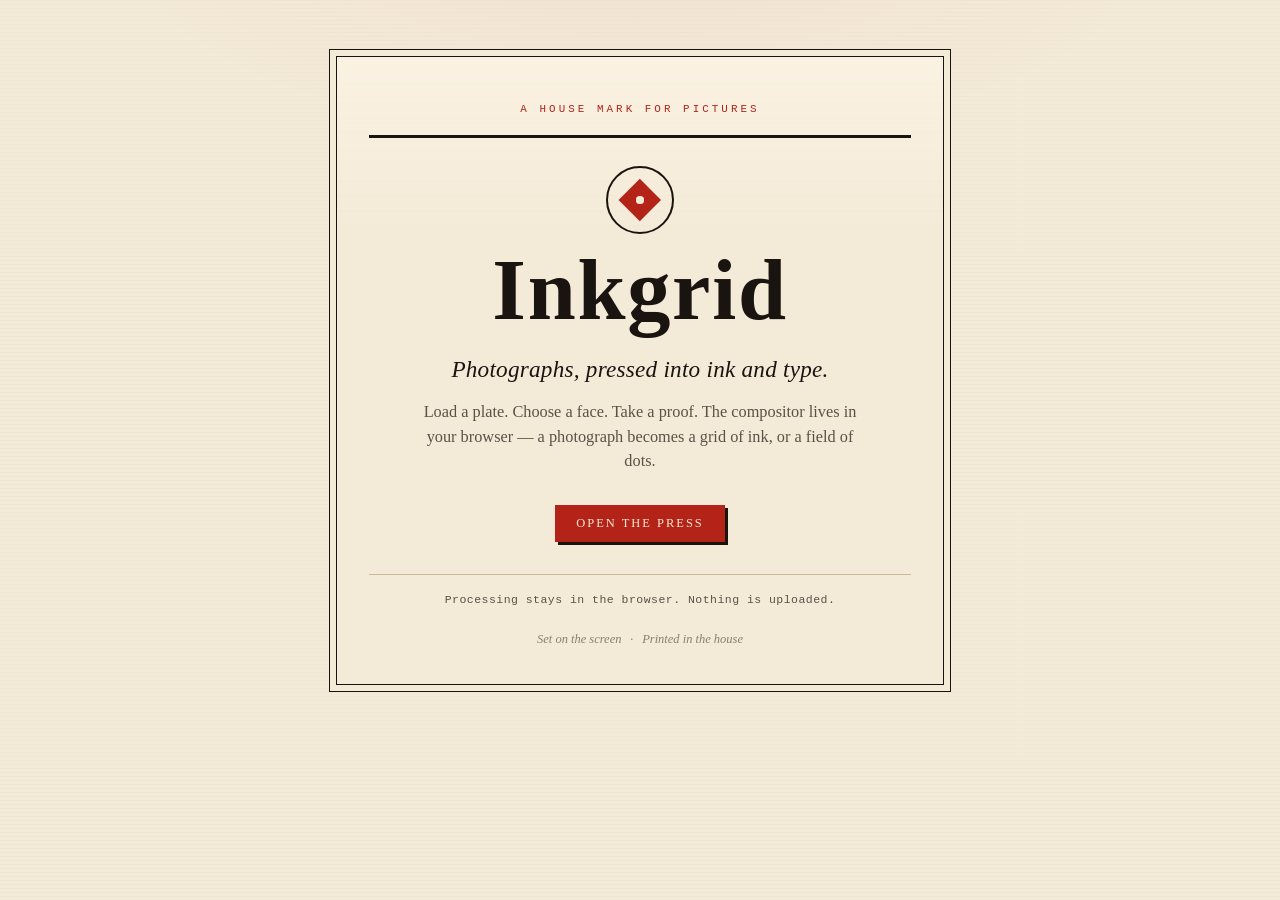
<file: index.html>
<!DOCTYPE html>
<html lang="en">
<head>
  <meta charset="utf-8">
  <meta name="viewport" content="width=device-width, initial-scale=1">
  <title>Inkgrid — Photographs, pressed into ink and type</title>
  <meta name="description" content="Inkgrid turns photographs into ink and type in the browser. A compositor for pictures.">
  <link rel="icon" href="data:image/svg+xml,%3Csvg xmlns='http://www.w3.org/2000/svg' viewBox='0 0 32 32'%3E%3Crect fill='%23f4ead8' width='32' height='32'/%3E%3Ccircle cx='16' cy='16' r='11' fill='none' stroke='%231a1410' stroke-width='1.6'/%3E%3Cpath fill='%23b42318' d='M16 7 L23 16 L16 25 L9 16 Z'/%3E%3C/svg%3E">
  <link rel="stylesheet" href="styles.css">
</head>
<body class="page-home">
  <div class="sheet">
    <p class="eyebrow">A house mark for pictures</p>
    <hr class="rule">
    <header class="home-head">
      <div class="printers-mark" aria-hidden="true">
        <span class="mark-ring"></span>
        <span class="mark-diamond"></span>
        <span class="mark-dot"></span>
      </div>
      <h1 class="wordmark-hero">Inkgrid</h1>
    </header>
    <p class="lede">Photographs, pressed into ink and type.</p>
    <p class="standfirst">Load a plate. Choose a face. Take a proof. The compositor lives in your browser — a photograph becomes a grid of ink, or a field of dots.</p>
    <p class="cta-wrap">
      <a class="cta" href="editor.html">Open the press</a>
    </p>
    <hr class="rule rule-light">
    <p class="privacy">Processing stays in the browser. Nothing is uploaded.</p>
    <footer class="colophon">
      <span>Set on the screen</span>
      <span class="colophon-sep" aria-hidden="true">·</span>
      <span>Printed in the house</span>
    </footer>
  </div>
</body>
</html>
</file>
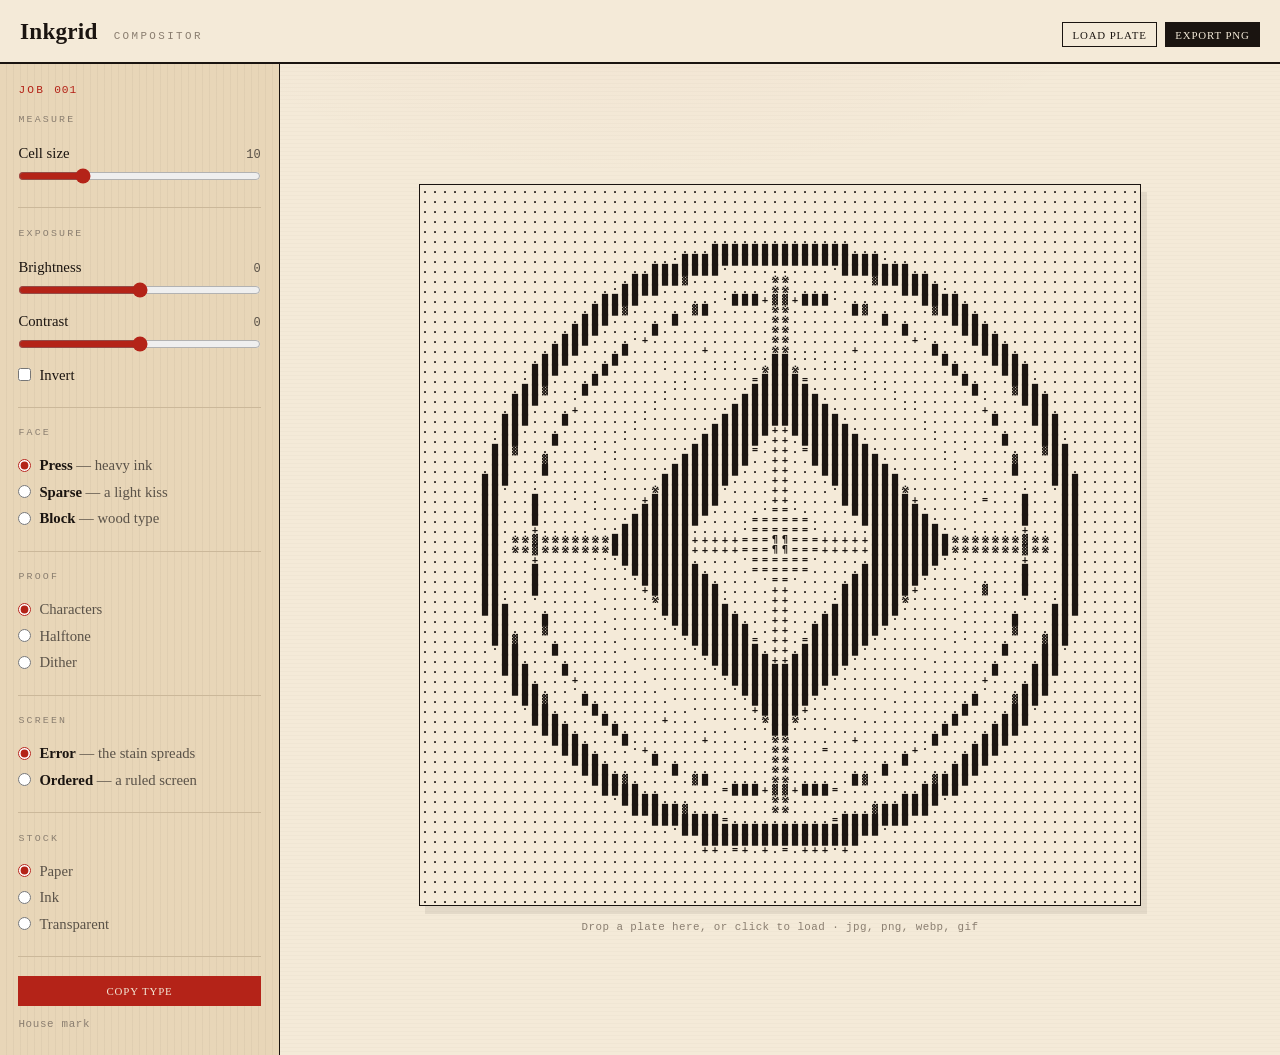
<file: editor.html>
<!DOCTYPE html>
<html lang="en">
<head>
  <meta charset="utf-8">
  <meta name="viewport" content="width=device-width, initial-scale=1">
  <title>Press — Inkgrid</title>
  <meta name="description" content="Inkgrid compositor: press a photograph into characters or a halftone.">
  <link rel="icon" href="data:image/svg+xml,%3Csvg xmlns='http://www.w3.org/2000/svg' viewBox='0 0 32 32'%3E%3Crect fill='%23f4ead8' width='32' height='32'/%3E%3Ccircle cx='16' cy='16' r='11' fill='none' stroke='%231a1410' stroke-width='1.6'/%3E%3Cpath fill='%23b42318' d='M16 7 L23 16 L16 25 L9 16 Z'/%3E%3C/svg%3E">
  <link rel="stylesheet" href="styles.css">
</head>
<body class="page-editor">
  <header class="mast">
    <a class="wordmark" href="index.html">Inkgrid</a>
    <p class="mast-note">Compositor</p>
    <div class="mast-actions">
      <button type="button" class="btn btn-ghost" id="loadBtn">Load plate</button>
      <input type="file" id="file" accept="image/jpeg,image/png,image/webp,image/gif" hidden>
      <button type="button" class="btn btn-ink" id="exportBtn">Export PNG</button>
    </div>
  </header>

  <div class="editor">
    <aside class="ticket" aria-label="Job ticket">
      <p class="ticket-no">Job <span>001</span></p>

      <fieldset>
        <legend>Measure</legend>
        <label class="slider-label" for="cellSize">
          <span>Cell size</span>
          <output id="cellOut" for="cellSize">10</output>
        </label>
        <input type="range" id="cellSize" min="4" max="28" step="1" value="10">
      </fieldset>

      <fieldset>
        <legend>Exposure</legend>
        <label class="slider-label" for="brightness">
          <span>Brightness</span>
          <output id="brightOut" for="brightness">0</output>
        </label>
        <input type="range" id="brightness" min="-80" max="80" step="1" value="0">
        <label class="slider-label" for="contrast">
          <span>Contrast</span>
          <output id="contrastOut" for="contrast">0</output>
        </label>
        <input type="range" id="contrast" min="-80" max="80" step="1" value="0">
        <label class="check">
          <input type="checkbox" id="invert">
          <span>Invert</span>
        </label>
      </fieldset>

      <fieldset>
        <legend>Face</legend>
        <label class="choice">
          <input type="radio" name="ramp" value="press" checked>
          <span><strong>Press</strong> — heavy ink</span>
        </label>
        <label class="choice">
          <input type="radio" name="ramp" value="sparse">
          <span><strong>Sparse</strong> — a light kiss</span>
        </label>
        <label class="choice">
          <input type="radio" name="ramp" value="block">
          <span><strong>Block</strong> — wood type</span>
        </label>
      </fieldset>

      <fieldset>
        <legend>Proof</legend>
        <label class="choice">
          <input type="radio" name="mode" value="characters" checked>
          <span>Characters</span>
        </label>
        <label class="choice">
          <input type="radio" name="mode" value="halftone">
          <span>Halftone</span>
        </label>
        <label class="choice">
          <input type="radio" name="mode" value="dither">
          <span>Dither</span>
        </label>
      </fieldset>

      <fieldset id="screenFields">
        <legend>Screen</legend>
        <label class="choice">
          <input type="radio" name="screen" value="error" checked>
          <span><strong>Error</strong> — the stain spreads</span>
        </label>
        <label class="choice">
          <input type="radio" name="screen" value="ordered">
          <span><strong>Ordered</strong> — a ruled screen</span>
        </label>
      </fieldset>

      <fieldset>
        <legend>Stock</legend>
        <label class="choice">
          <input type="radio" name="ground" value="paper" checked>
          <span>Paper</span>
        </label>
        <label class="choice">
          <input type="radio" name="ground" value="ink">
          <span>Ink</span>
        </label>
        <label class="choice">
          <input type="radio" name="ground" value="transparent">
          <span>Transparent</span>
        </label>
      </fieldset>

      <div class="ticket-foot">
        <button type="button" class="btn btn-stamp" id="copyBtn">Copy type</button>
        <p class="ticket-status" id="status">House mark</p>
      </div>
    </aside>

    <main class="stage" id="stage" tabindex="0">
      <div class="stage-frame">
        <canvas id="preview" width="720" height="720" aria-label="Live proof"></canvas>
      </div>
      <p class="drop-hint" id="hint">Drop a plate here, or click to load · jpg, png, webp, gif</p>
    </main>
  </div>

  <script src="editor.js"></script>
</body>
</html>
</file>
<file: styles.css>
/* Inkgrid — letterpress shop, not a SaaS dashboard */

:root {
  --paper: #f4ead8;
  --paper-deep: #e8d6b8;
  --paper-edge: #d8c4a4;
  --ink: #1a1410;
  --ink-soft: #5a5248;
  --ink-faint: #8a7e70;
  --stamp: #b42318;
  --stamp-deep: #8e1a12;
  --rule: #cbb89a;
  --display: "Iowan Old Style", "Palatino Linotype", Palatino, "Book Antiqua", Georgia, serif;
  --mono: ui-monospace, Menlo, "SF Mono", Consolas, "Liberation Mono", monospace;
}

*,
*::before,
*::after {
  box-sizing: border-box;
}

html,
body {
  margin: 0;
  min-height: 100%;
}

body {
  color: var(--ink);
  font-family: var(--display);
  background-color: var(--paper);
  background-image:
    radial-gradient(ellipse 80% 50% at 50% -10%, rgba(180, 35, 24, 0.045), transparent 55%),
    repeating-linear-gradient(
      0deg,
      transparent,
      transparent 3px,
      rgba(26, 20, 16, 0.018) 3px,
      rgba(26, 20, 16, 0.018) 4px
    );
  line-height: 1.5;
}

a {
  color: inherit;
}

button,
input {
  font: inherit;
}

/* —— Landing —— */

.page-home {
  display: flex;
  align-items: center;
  justify-content: center;
  padding: 3.5rem 1.25rem 4rem;
}

.sheet {
  width: min(38rem, 100%);
  text-align: center;
  padding: 2.75rem 2rem 2.25rem;
  border: 1px solid var(--ink);
  box-shadow:
    0 0 0 6px var(--paper),
    0 0 0 7px var(--ink);
  background:
    linear-gradient(180deg, rgba(255, 248, 234, 0.55), transparent 28%),
    var(--paper);
}

.eyebrow {
  margin: 0 0 1.1rem;
  font-family: var(--mono);
  font-size: 0.68rem;
  letter-spacing: 0.28em;
  text-transform: uppercase;
  color: var(--stamp);
}

.rule {
  border: 0;
  height: 0;
  border-top: 2px solid var(--ink);
  border-bottom: 1px solid var(--ink);
  margin: 0 auto 1.75rem;
  width: 100%;
}

.rule-light {
  border-top: 1px solid var(--rule);
  border-bottom: 0;
  margin: 2rem auto 1rem;
}

.home-head {
  display: flex;
  flex-direction: column;
  align-items: center;
  gap: 1.15rem;
}

.printers-mark {
  position: relative;
  width: 4.25rem;
  height: 4.25rem;
}

.mark-ring,
.mark-diamond,
.mark-dot {
  position: absolute;
  inset: 0;
  margin: auto;
}

.mark-ring {
  width: 4.25rem;
  height: 4.25rem;
  border: 2px solid var(--ink);
  border-radius: 50%;
}

.mark-diamond {
  width: 1.85rem;
  height: 1.85rem;
  background: var(--stamp);
  transform: rotate(45deg);
}

.mark-dot {
  width: 0.45rem;
  height: 0.45rem;
  background: var(--paper);
  border-radius: 50%;
}

.wordmark-hero {
  margin: 0;
  font-size: clamp(3.4rem, 12vw, 5.4rem);
  font-weight: 600;
  letter-spacing: 0.02em;
  line-height: 0.9;
}

.lede {
  margin: 1.35rem 0 0;
  font-size: clamp(1.2rem, 3vw, 1.45rem);
  font-style: italic;
  letter-spacing: 0.01em;
}

.standfirst {
  margin: 0.85rem auto 0;
  max-width: 28rem;
  color: var(--ink-soft);
  font-size: 1.02rem;
}

.cta-wrap {
  margin: 2rem 0 0;
}

.cta {
  display: inline-block;
  padding: 0.72em 1.7em 0.68em;
  background: var(--stamp);
  color: var(--paper);
  text-decoration: none;
  letter-spacing: 0.16em;
  text-transform: uppercase;
  font-size: 0.78rem;
  box-shadow: 3px 3px 0 var(--ink);
}

.cta:hover,
.cta:focus-visible {
  background: var(--stamp-deep);
  transform: translate(1px, 1px);
  box-shadow: 2px 2px 0 var(--ink);
  outline: none;
}

.privacy {
  margin: 0;
  font-family: var(--mono);
  font-size: 0.72rem;
  letter-spacing: 0.04em;
  color: var(--ink-soft);
}

.colophon {
  margin: 1.35rem 0 0;
  display: flex;
  justify-content: center;
  gap: 0.55rem;
  font-size: 0.78rem;
  font-style: italic;
  color: var(--ink-faint);
}

.colophon-sep {
  font-style: normal;
}

/* —— Editor chrome —— */

.page-editor {
  min-height: 100vh;
  display: flex;
  flex-direction: column;
}

.mast {
  display: flex;
  align-items: baseline;
  gap: 1rem;
  padding: 0.85rem 1.25rem;
  border-bottom: 2px solid var(--ink);
  background: var(--paper);
}

.wordmark {
  font-size: 1.45rem;
  font-weight: 600;
  text-decoration: none;
  letter-spacing: 0.01em;
}

.wordmark:hover,
.wordmark:focus-visible {
  color: var(--stamp);
  outline: none;
}

.mast-note {
  margin: 0;
  flex: 1;
  font-family: var(--mono);
  font-size: 0.68rem;
  letter-spacing: 0.22em;
  text-transform: uppercase;
  color: var(--ink-faint);
}

.mast-actions {
  display: flex;
  gap: 0.5rem;
}

.btn {
  appearance: none;
  border: 1px solid var(--ink);
  background: transparent;
  color: var(--ink);
  padding: 0.38em 0.85em;
  cursor: pointer;
  letter-spacing: 0.08em;
  text-transform: uppercase;
  font-size: 0.68rem;
  line-height: 1.3;
}

.btn:hover,
.btn:focus-visible {
  background: var(--ink);
  color: var(--paper);
  outline: none;
}

.btn:disabled {
  opacity: 0.4;
  cursor: not-allowed;
}

.btn:disabled:hover {
  background: transparent;
  color: var(--ink);
}

.btn-ink {
  background: var(--ink);
  color: var(--paper);
}

.btn-ink:hover,
.btn-ink:focus-visible {
  background: var(--stamp);
  border-color: var(--stamp);
}

.btn-stamp {
  width: 100%;
  background: var(--stamp);
  border-color: var(--stamp);
  color: var(--paper);
  padding: 0.65em 0.85em;
}

.btn-stamp:hover,
.btn-stamp:focus-visible {
  background: var(--stamp-deep);
  border-color: var(--stamp-deep);
  color: var(--paper);
}

.btn-ghost {
  background: var(--paper);
}

/* —— Ticket + stage —— */

.editor {
  display: grid;
  grid-template-columns: 17.5rem 1fr;
  flex: 1;
  min-height: 0;
}

.ticket {
  border-right: 1px solid var(--ink);
  padding: 1.1rem 1.15rem 1.4rem;
  background:
    repeating-linear-gradient(
      90deg,
      transparent,
      transparent 6px,
      rgba(26, 20, 16, 0.04) 6px,
      rgba(26, 20, 16, 0.04) 7px
    ),
    var(--paper-deep);
  overflow: auto;
}

.ticket-no {
  margin: 0 0 0.9rem;
  font-family: var(--mono);
  font-size: 0.7rem;
  letter-spacing: 0.2em;
  text-transform: uppercase;
  color: var(--stamp);
}

.ticket-no span {
  letter-spacing: 0.08em;
}

fieldset {
  border: 0;
  margin: 0 0 1.15rem;
  padding: 0 0 1.05rem;
  border-bottom: 1px solid var(--rule);
}

legend {
  padding: 0;
  margin: 0 0 0.55rem;
  font-family: var(--mono);
  font-size: 0.62rem;
  letter-spacing: 0.22em;
  text-transform: uppercase;
  color: var(--ink-faint);
}

.slider-label {
  display: flex;
  justify-content: space-between;
  align-items: baseline;
  font-size: 0.92rem;
  margin: 0.35rem 0 0.15rem;
}

.slider-label output {
  font-family: var(--mono);
  font-size: 0.75rem;
  color: var(--ink-soft);
}

input[type="range"] {
  width: 100%;
  accent-color: var(--stamp);
  margin: 0 0 0.45rem;
}

.check,
.choice {
  display: flex;
  align-items: flex-start;
  gap: 0.5rem;
  margin: 0.28rem 0;
  font-size: 0.92rem;
  cursor: pointer;
}

.check input,
.choice input {
  margin: 0.28rem 0 0;
  accent-color: var(--stamp);
}

.choice strong {
  font-weight: 600;
}

.choice span {
  color: var(--ink-soft);
}

.choice strong {
  color: var(--ink);
}

.ticket-foot {
  display: flex;
  flex-direction: column;
  gap: 0.65rem;
}

.ticket-status {
  margin: 0;
  font-family: var(--mono);
  font-size: 0.68rem;
  letter-spacing: 0.06em;
  color: var(--ink-faint);
}

.stage {
  display: flex;
  flex-direction: column;
  align-items: center;
  justify-content: center;
  gap: 0.85rem;
  padding: 1.5rem;
  min-height: 0;
  cursor: pointer;
  outline: none;
}

.stage.is-drop {
  background: rgba(180, 35, 24, 0.06);
}

.stage:focus-visible .stage-frame {
  outline: 2px solid var(--stamp);
  outline-offset: 4px;
}

.stage-frame {
  max-width: 100%;
  max-height: calc(100vh - 9.5rem);
  border: 1px solid var(--ink);
  background:
    linear-gradient(45deg, var(--paper-edge) 25%, transparent 25%),
    linear-gradient(-45deg, var(--paper-edge) 25%, transparent 25%),
    linear-gradient(45deg, transparent 75%, var(--paper-edge) 75%),
    linear-gradient(-45deg, transparent 75%, var(--paper-edge) 75%);
  background-size: 16px 16px;
  background-position: 0 0, 0 8px, 8px -8px, -8px 0;
  box-shadow: 6px 8px 0 rgba(26, 20, 16, 0.08);
}

#preview {
  display: block;
  max-width: 100%;
  max-height: calc(100vh - 9.5rem);
  vertical-align: top;
}

.drop-hint {
  margin: 0;
  font-family: var(--mono);
  font-size: 0.68rem;
  letter-spacing: 0.04em;
  color: var(--ink-faint);
  text-align: center;
}

@media (max-width: 820px) {
  .editor {
    grid-template-columns: 1fr;
  }

  .ticket {
    border-right: 0;
    border-bottom: 1px solid var(--ink);
  }

  .mast {
    flex-wrap: wrap;
  }

  .sheet {
    box-shadow:
      0 0 0 4px var(--paper),
      0 0 0 5px var(--ink);
    padding: 2rem 1.25rem 1.75rem;
  }
}
</file>
